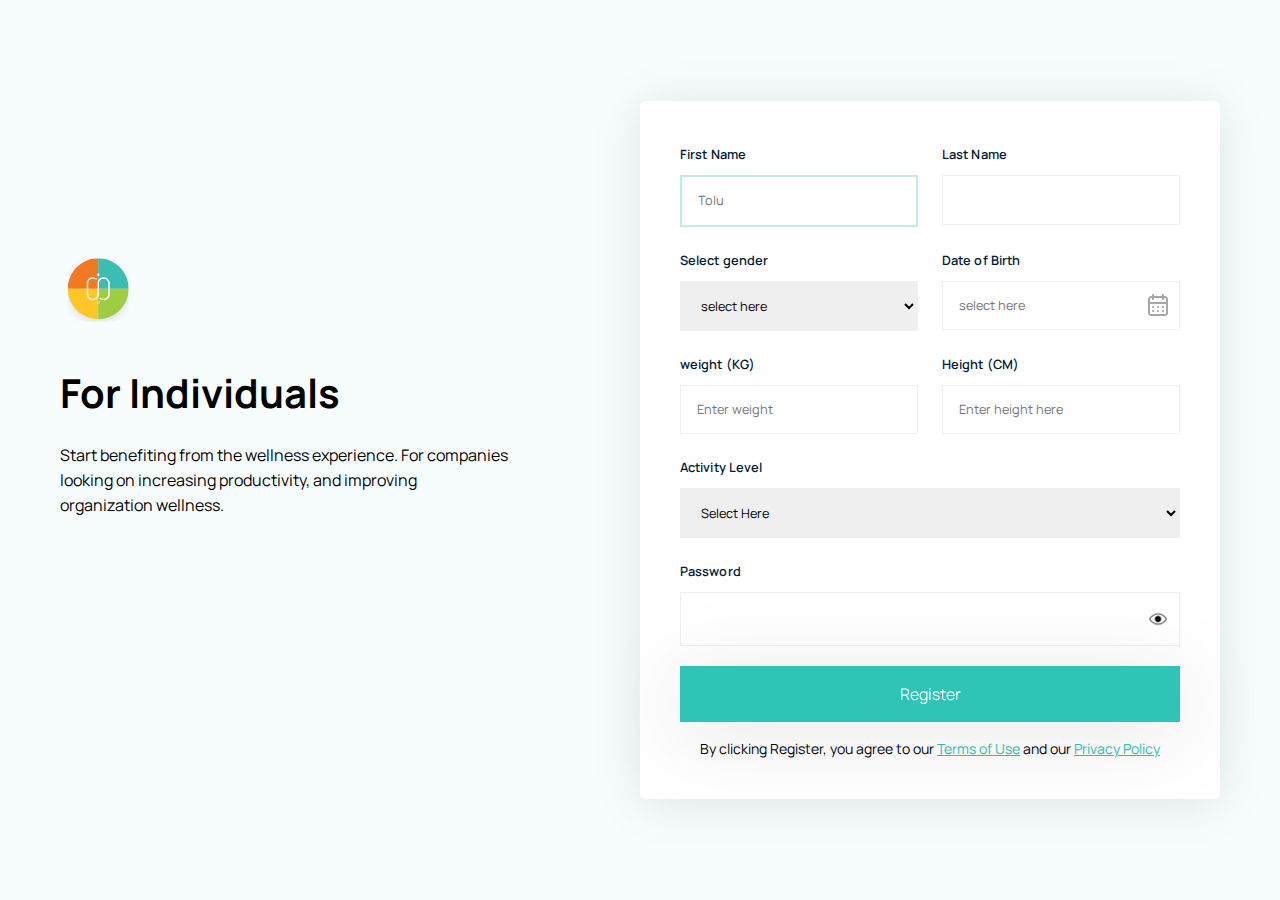
<file: index.html>
<!DOCTYPE html>
<html lang="en">
  <head>
    <meta charset="UTF-8" />
    <meta name="viewport" content="width=device-width, initial-scale=1.0" />
    <link rel="stylesheet" href="./styles/index.css" />
    <link rel="shortcut icon" href="./asset/images/Logo (3).svg" type="image/x-icon">
    <title>Welcome</title>
  </head>
  <body>
    <main class="main">
        <section class="wrapper">

          <!-- LEFT CONTAINER -->
            <section class="left_section">
              <img src="./asset/images/Logo (3).svg" alt="Logo"/>
              <h1>For Individuals</h1>
              <p class="desktop_text">
                Start benefiting from the wellness experience. For companies looking
                on increasing productivity, and improving <br>organization wellness.
              </p>
              <p class="mobile_text">
                Inspiring wholesome harmony for the mind, body and spirit, for everyone, everywhere.
              </p>
            </section>
      
            <!-- RIGHT CONTAINER -->
            <section class="right_section">

              <!-- FORM SECTION -->
              <form action="">
                <section class="form_section">

                  <section class="firstname-lastname">
                    <div class="firstname_container container">
                      <label for="firstName" id="label">First Name</label>
                      <input type="text" name="firstName" id="firstName" required placeholder="Tolu" class="firstname" spellcheck="true" autocomplete="on">
                    </div>
                    
                    <div class="lastname_container container">
                      <label for="lastName">Last Name</label>
                      <input type="text" name="lastName" id="lastName" required class="lastname" spellcheck="true" autocomplete="on">
                    </div>
                  </section>

                  <section class="gender_dateofbirth">
                    <div class="gender container">
                      <label for="gender">Select gender</label>
                      <select name="gender" id="gender" class="gender_select" required>
                          <option value="">select here</option>
                          <option value="Male">Male</option>
                          <option value="Female">Female</option>
                      </select>
                    </div>

                    <div class="birth_date container">
                      <label for="birth">Date of Birth</label>
                      <div class="calender_input">
                        <input type="text" name="birth" id="birth" placeholder="select here" required>
                        <img src="./asset/images/u_a_calendar-alt.svg" alt="calender image">
                      </div>
                    </div>
                  </section>

                  <section class="weight_height">
                    <div class="weight container">
                      <label for="weight">weight (KG)</label>
                      <input type="text" name="weight" id="weight" required placeholder="Enter weight" class="weight">
                    </div>

                    <div class="height container">
                      <label for="height">Height (CM)</label>
                      <input type="text" name="height" id="height" class="height" placeholder="Enter height here" required>
                    </div>
                  </section>

                </section>
                
                <!-- Activity AND Password Section-->
                <section class="activity_password_section">
                      <div class="activity_container">
                          <label for="activity">Activity Level</label>
                          <select name="activity" id="activity" class="activity_select" required>
                              <option value="">Select Here</option>
                              <option value="Beginner">Beginner</option>
                              <option value="Intermediate">Intermediate</option>
                              <option value="Advance">Advance</option>
                          </select>
                      </div>
                      <div class="password_container">
                          <label for="password" class="password_label">Password</label>
                          <div class="password_input">
                              <input type="password" name="password" class="password" required>
                              <img src="./asset/images/114073-200.png" alt="">
                          </div>
                      </div>
                      <div class="button_container">
                          <button type="submit">Register</button>
                      </div>

                      <!-- DESKTOP FORM FOOTER -->
                      <footer class="desktop_footer">
                        <p>By clicking Register, you agree to our <a href="#">Terms of Use</a> and our <a href="#">Privacy Policy</a></p>
                     </footer>
                </section> 
                </div>     
              </form>

              <!-- MOBILE FOOTER -->
              <footer class="mobile_footer">
                <p>By clicking Register, you agree to our <a href="#">Terms of Use</a> and our <a href="#">Privacy Policy</a></p>
             </footer>
            </section>
        </section>
    </main>
  </body>
</html>
</file>
<file: styles/index.css>
@import url("https://fonts.googleapis.com/css2?family=Cabin&family=Manrope&family=Quicksand&display=swap");

*,
*::before,
*::after {
  box-sizing: border-box;
  font-family: "Manrope", sans-serif;
}
* {
  margin: 0;
  padding: 0;
}
html,
body {
  height: 100%;
}
body {
  background-color: rgba(46, 196, 182, 0.04);
  line-height: 1.5;
  -webkit-font-smoothing: antialiased;
}
img,
picture,
video,
canvas,
svg {
  display: block;
  max-width: 100%;
}
input,
button,
textarea,
select {
  font: inherit;
}
p,
h1,
h2,
h3,
h4,
h5,
h6 {
  overflow-wrap: break-word;
}
#root,
#__next {
  isolation: isolate;
}

/* MOBILE NAVIGATION */

.main {
  height: 100vh;
  height: 100svh;
  display: flex;
  align-items: center;
  justify-content: center;
}

.wrapper {
  max-width: 1192px;
  margin: 0 auto;
  display: flex;
  justify-content: start;
  align-items: center;
  column-gap: 120px;
  padding-inline: 1rem;
}

/* LEFT SECTION */
.left_section {
  max-width: 460px;
  display: flex;
  flex-direction: column;
  padding-block-end: 130px;

  > img {
    width: 77.333px;
    height: 80px;
  }

  > h1 {
    width: fit-content;
    padding-block-start: 30px;
    font-size: 2.5rem;
  }

  > .desktop_text {
    max-width: 460px;
    padding-block-start: 20px;
    font-size: 1rem;
    font-weight: 400;
    line-height: 25px;
  }
  > .mobile_text {
    display: none;
    max-width: 460px;
    margin-block-start: 20px;
    font-size: 1rem;
    font-weight: 400;
    line-height: 25px;
  }
}

/* RIGHT FORM SECTION*/

.right_section {
  max-width: 580px;

  > form {
    width: 100%;
    height: auto;
    padding-block: 40px;
    padding-inline: 40px;
    border-radius: 6px;
    background: #fff;
    box-shadow: 0px 4px 50px 0px rgba(4, 8, 19, 0.1);
  }
}

.form_section {
  width: 100%;
  height: auto;
  display: flex;
  flex-direction: column;
  justify-content: start;

  > section {
    width: 100%;
    display: grid;
    grid-template-columns: 1fr 1fr;
    column-gap: 24px;
  }
}

.form_section .container {
  margin-block-end: 20px;
}

label {
  color: #011c34;
  font-size: 0.8rem;
  font-weight: 600;
  letter-spacing: 0.1px;
}

/* INPUT STYLE */
input,
label,
select,
button {
  width: 100%;
}

input,
select {
  margin-block-start: 10px;
  outline: none;
  cursor: pointer;
  border: 1px solid rgba(240, 240, 240, 1);
}

[type*="text"],[name*="gender"],
[name*="activity"] {
  font-size: 0.8rem;
}

input,
.password,
.gender_select {
  padding-block: 14px;
  padding-inline-start: 16px;
  padding-inline-end: 10px;
}

#firstName {
  border: 2px solid rgba(46, 196, 182, .3);
}

.calender_input {
  position: relative;
  width: 100%;

  > img {
    position: absolute;
    top: 22px;
    right: 10px;
    width: 24px;
    height: 24px;
    cursor: pointer;
  
  }
}

/* ACTIVITY AND PASSWORD STYLE SECTION */
.activity_container,
.password_container {
  margin-block-end: 20px;
}

.activity_container .activity_select {
  padding-block: 14px;
  padding-inline-start: 16px;
  padding-inline-end: 52px;
}

/* PASSWORD INPUT STYLE */
.password_input {
  position: relative;
  width: 100%;

  > img {
    position: absolute;
    top: 25px;
    right: 10px;
    width: 24px;
    height: 24px;
    cursor: pointer;
  }
}

.button_container {
  width: 100%;
  height: auto;

  > button {
    background-color: #2ec4b6;
    outline: none;
    border: none;
    padding-block: 16px;
    font-size: 1rem;
    color: #fff;
    cursor: pointer;
    filter: drop-shadow(0px 10px 40px rgba(0, 0, 0, 0.1));
    color: var(--Basic-100, #fff);
  }
}

.desktop_footer p {
  font-size: 0.875rem;
  text-align: center;
  padding-block-start: 16px;

  > a {
    color: #2ec4b6;
  }
}

.mobile_footer {
  width: 100%;
  display: none;

  > p {
    font-size: 0.875rem;
    text-align: center;
    padding-block-start: 16px;
  }
}

/* MEDIA QUERY */
@media (max-width: 780px) {
  .main {
    height: revert;
  }

  .wrapper {
    display: flex;
    flex-direction: column;
  }
  .right_section {
    width: 100%;
  }

  .left_section {
    padding-block-end: 0;
    padding-block-start: 40px;

    > .desktop_text {
      padding-block-end: 40px;
      font-style: normal;
    }
  }

  .form_section > section {
    grid-template-columns: 1fr;
  }

}

@media (max-width: 480px) {

  .left_section > img {
    width: 60px;
    height: 65px;
    
  }

  .left_section h1 {
    font-size: 1.87rem;
  }

  .desktop_text {
    display: none;
  }
  .wrapper .mobile_text {
    display: block;
    padding-block-end: 40px;
  }

  .right_section > form {
    padding-block: 24px;
    padding-inline: 16px;
  }

  .desktop_footer p {
    display: none;
  }

  .mobile_footer {
    display: block;
    padding-block-start: 24px;
    padding-block-end: 64px;

    > p a {
      color: #2ec4b6;
    }
  }
}
</file>
